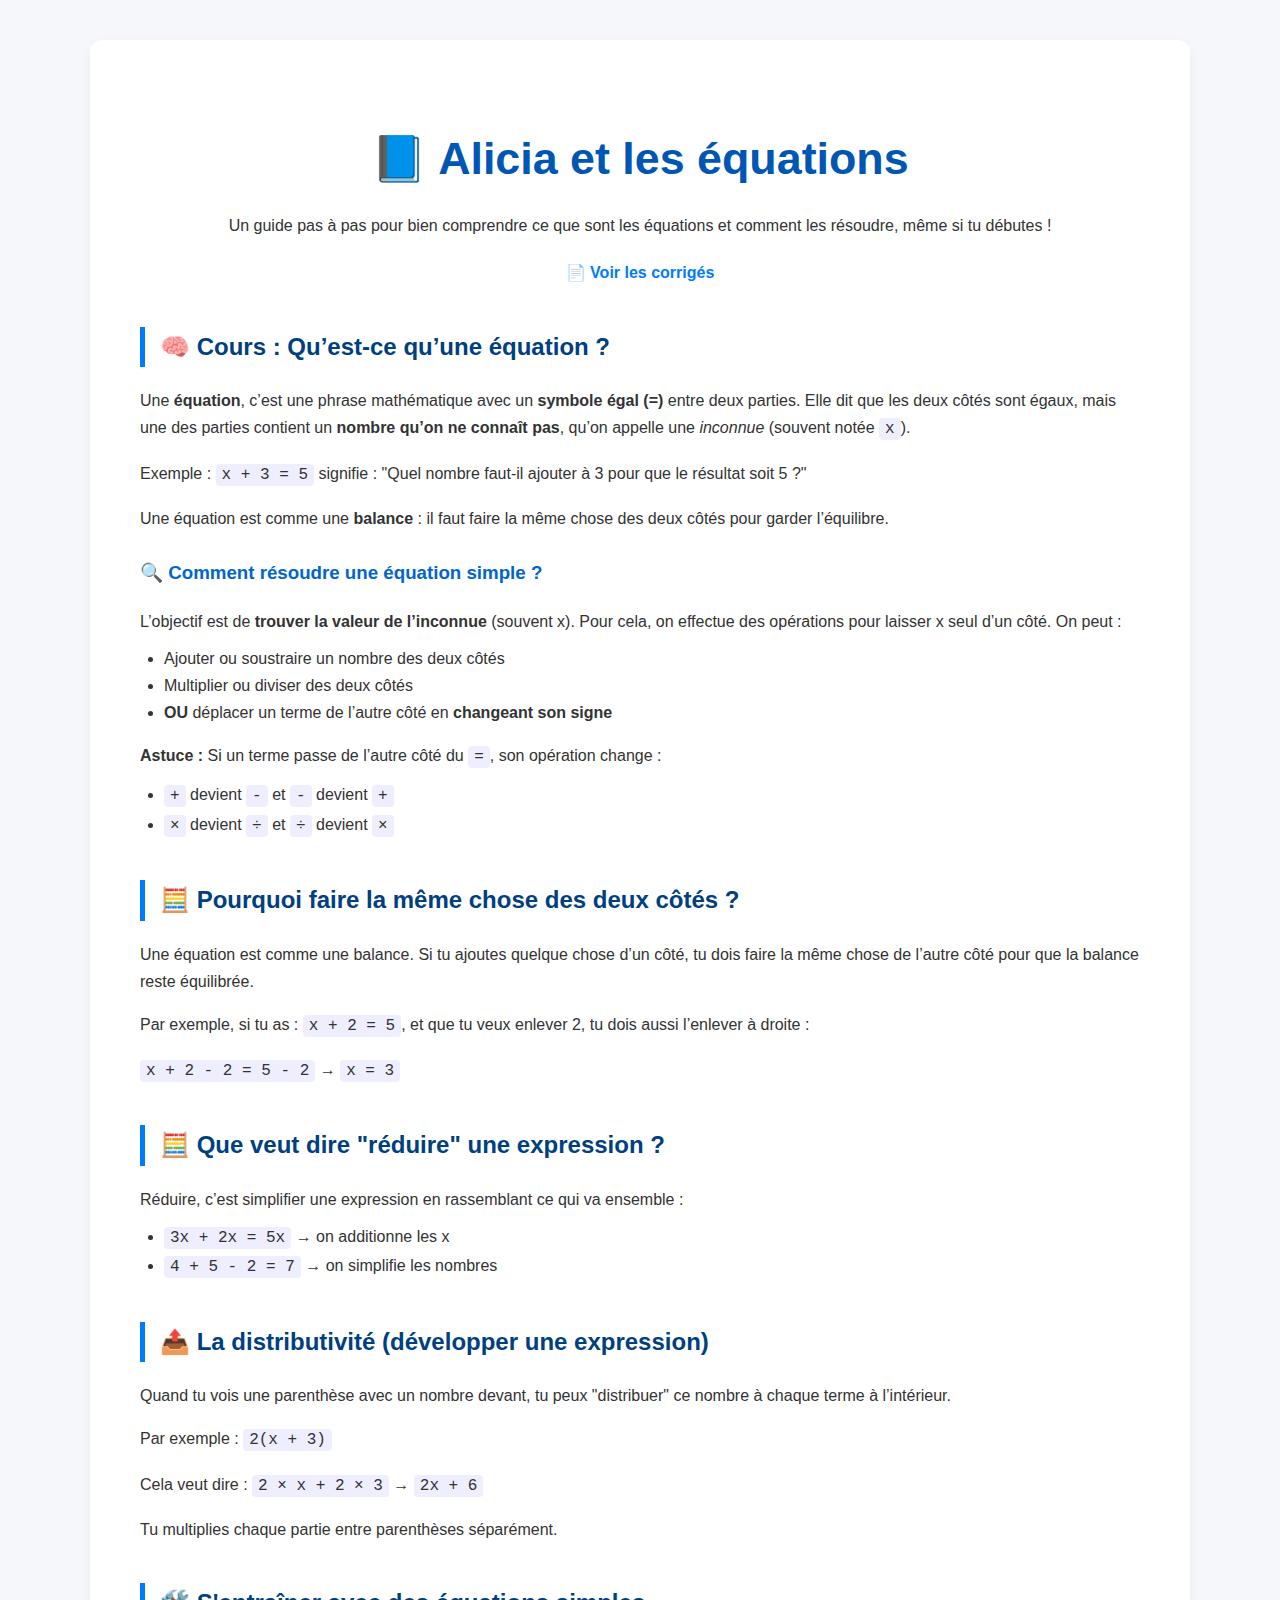
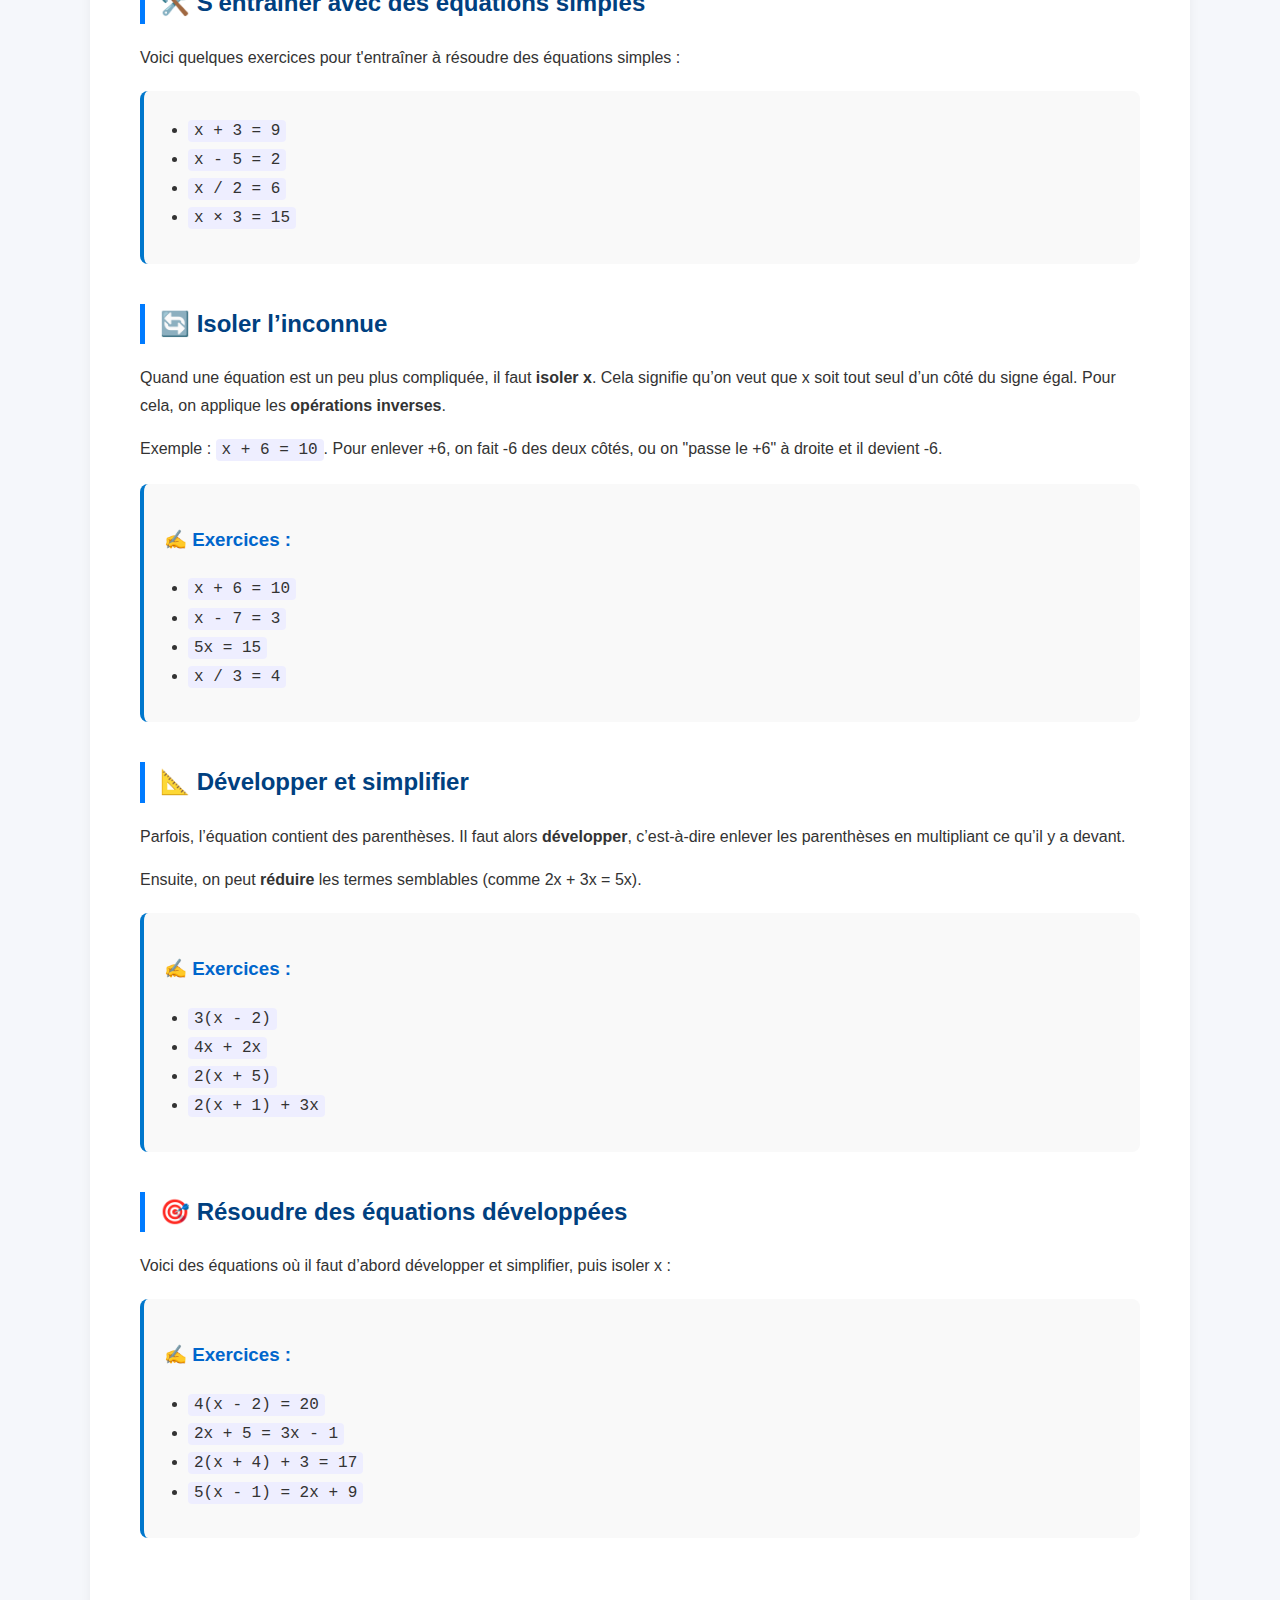
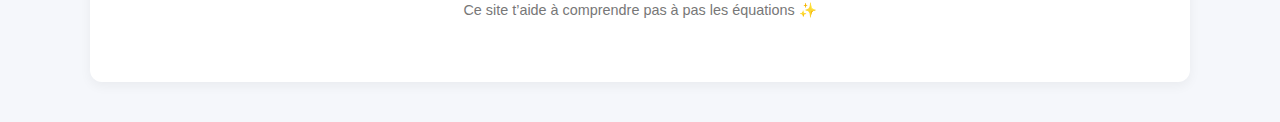
<file: index.html>
<!DOCTYPE html>
<html lang="fr">
  <head>
    <meta charset="UTF-8" />
    <title>Alicia et les équations</title>
    <link rel="stylesheet" href="styles.css" />
  </head>
  <body>
    <div class="container">
      <header>
        <h1>📘 Alicia et les équations</h1>
        <p>
          Un guide pas à pas pour bien comprendre ce que sont les équations et
          comment les résoudre, même si tu débutes !
        </p>
        <nav><a href="corriges.html">📄 Voir les corrigés</a></nav>
      </header>

      <section>
        <h2>🧠 Cours : Qu’est-ce qu’une équation ?</h2>
        <p>
          Une <strong>équation</strong>, c’est une phrase mathématique avec un
          <strong>symbole égal (=)</strong> entre deux parties. Elle dit que les
          deux côtés sont égaux, mais une des parties contient un
          <strong>nombre qu’on ne connaît pas</strong>, qu’on appelle une
          <em>inconnue</em> (souvent notée <code>x</code>).
        </p>
        <p>
          Exemple : <code>x + 3 = 5</code> signifie : "Quel nombre faut-il
          ajouter à 3 pour que le résultat soit 5 ?"
        </p>
        <p>
          Une équation est comme une <strong>balance</strong> : il faut faire la
          même chose des deux côtés pour garder l’équilibre.
        </p>

        <h3>🔍 Comment résoudre une équation simple ?</h3>
        <p>
          L’objectif est de
          <strong>trouver la valeur de l’inconnue</strong> (souvent x). Pour
          cela, on effectue des opérations pour laisser x seul d’un côté. On
          peut :
        </p>
        <ul>
          <li>Ajouter ou soustraire un nombre des deux côtés</li>
          <li>Multiplier ou diviser des deux côtés</li>
          <li>
            <strong>OU</strong> déplacer un terme de l’autre côté en
            <strong>changeant son signe</strong>
          </li>
        </ul>
        <div class="highlight">
          <strong>Astuce :</strong> Si un terme passe de l’autre côté du
          <code>=</code>, son opération change :
          <ul>
            <li>
              <code>+</code> devient <code>-</code> et <code>-</code> devient
              <code>+</code>
            </li>
            <li>
              <code>×</code> devient <code>÷</code> et <code>÷</code> devient
              <code>×</code>
            </li>
          </ul>
        </div>

        <section>
          <h2>🧮 Pourquoi faire la même chose des deux côtés ?</h2>
          <p>
            Une équation est comme une balance. Si tu ajoutes quelque chose d’un
            côté, tu dois faire la même chose de l’autre côté pour que la
            balance reste équilibrée.
          </p>
          <p>
            Par exemple, si tu as : <code>x + 2 = 5</code>, et que tu veux
            enlever 2, tu dois aussi l’enlever à droite :
          </p>
          <p><code>x + 2 - 2 = 5 - 2</code> → <code>x = 3</code></p>
        </section>

        <section>
          <h2>🧮 Que veut dire "réduire" une expression ?</h2>
          <p>
            Réduire, c’est simplifier une expression en rassemblant ce qui va
            ensemble :
          </p>
          <ul>
            <li><code>3x + 2x = 5x</code> → on additionne les x</li>
            <li><code>4 + 5 - 2 = 7</code> → on simplifie les nombres</li>
          </ul>
        </section>

        <section>
          <h2>📤 La distributivité (développer une expression)</h2>
          <p>
            Quand tu vois une parenthèse avec un nombre devant, tu peux
            "distribuer" ce nombre à chaque terme à l’intérieur.
          </p>
          <p>Par exemple : <code>2(x + 3)</code></p>
          <p>
            Cela veut dire : <code>2 × x + 2 × 3</code> → <code>2x + 6</code>
          </p>
          <p>Tu multiplies chaque partie entre parenthèses séparément.</p>
        </section>
      </section>

      <section>
        <h2>🛠️ S'entraîner avec des équations simples</h2>
        <p>
          Voici quelques exercices pour t'entraîner à résoudre des équations
          simples :
        </p>
        <div class="examples">
          <ul>
            <li><code>x + 3 = 9</code></li>
            <li><code>x - 5 = 2</code></li>
            <li><code>x / 2 = 6</code></li>
            <li><code>x × 3 = 15</code></li>
          </ul>
        </div>
      </section>

      <section>
        <h2>🔄 Isoler l’inconnue</h2>
        <p>
          Quand une équation est un peu plus compliquée, il faut
          <strong>isoler x</strong>. Cela signifie qu’on veut que x soit tout
          seul d’un côté du signe égal. Pour cela, on applique les
          <strong>opérations inverses</strong>.
        </p>

        <p>
          Exemple : <code>x + 6 = 10</code>. Pour enlever +6, on fait -6 des
          deux côtés, ou on "passe le +6" à droite et il devient -6.
        </p>

        <div class="examples">
          <h3>✍️ Exercices :</h3>
          <ul>
            <li><code>x + 6 = 10</code></li>
            <li><code>x - 7 = 3</code></li>
            <li><code>5x = 15</code></li>
            <li><code>x / 3 = 4</code></li>
          </ul>
        </div>
      </section>

      <section>
        <h2>📐 Développer et simplifier</h2>
        <p>
          Parfois, l’équation contient des parenthèses. Il faut alors
          <strong>développer</strong>, c’est-à-dire enlever les parenthèses en
          multipliant ce qu’il y a devant.
        </p>
        <p>
          Ensuite, on peut <strong>réduire</strong> les termes semblables (comme
          2x + 3x = 5x).
        </p>

        <div class="examples">
          <h3>✍️ Exercices :</h3>
          <ul>
            <li><code>3(x - 2)</code></li>
            <li><code>4x + 2x</code></li>
            <li><code>2(x + 5)</code></li>
            <li><code>2(x + 1) + 3x</code></li>
          </ul>
        </div>
      </section>

      <section>
        <h2>🎯 Résoudre des équations développées</h2>
        <p>
          Voici des équations où il faut d’abord développer et simplifier, puis
          isoler x :
        </p>
        <div class="examples">
          <h3>✍️ Exercices :</h3>
          <ul>
            <li><code>4(x - 2) = 20</code></li>
            <li><code>2x + 5 = 3x - 1</code></li>
            <li><code>2(x + 4) + 3 = 17</code></li>
            <li><code>5(x - 1) = 2x + 9</code></li>
          </ul>
        </div>
      </section>

      <footer>
        <p>Ce site t’aide à comprendre pas à pas les équations ✨</p>
      </footer>
    </div>
  </body>
</html>
</file>
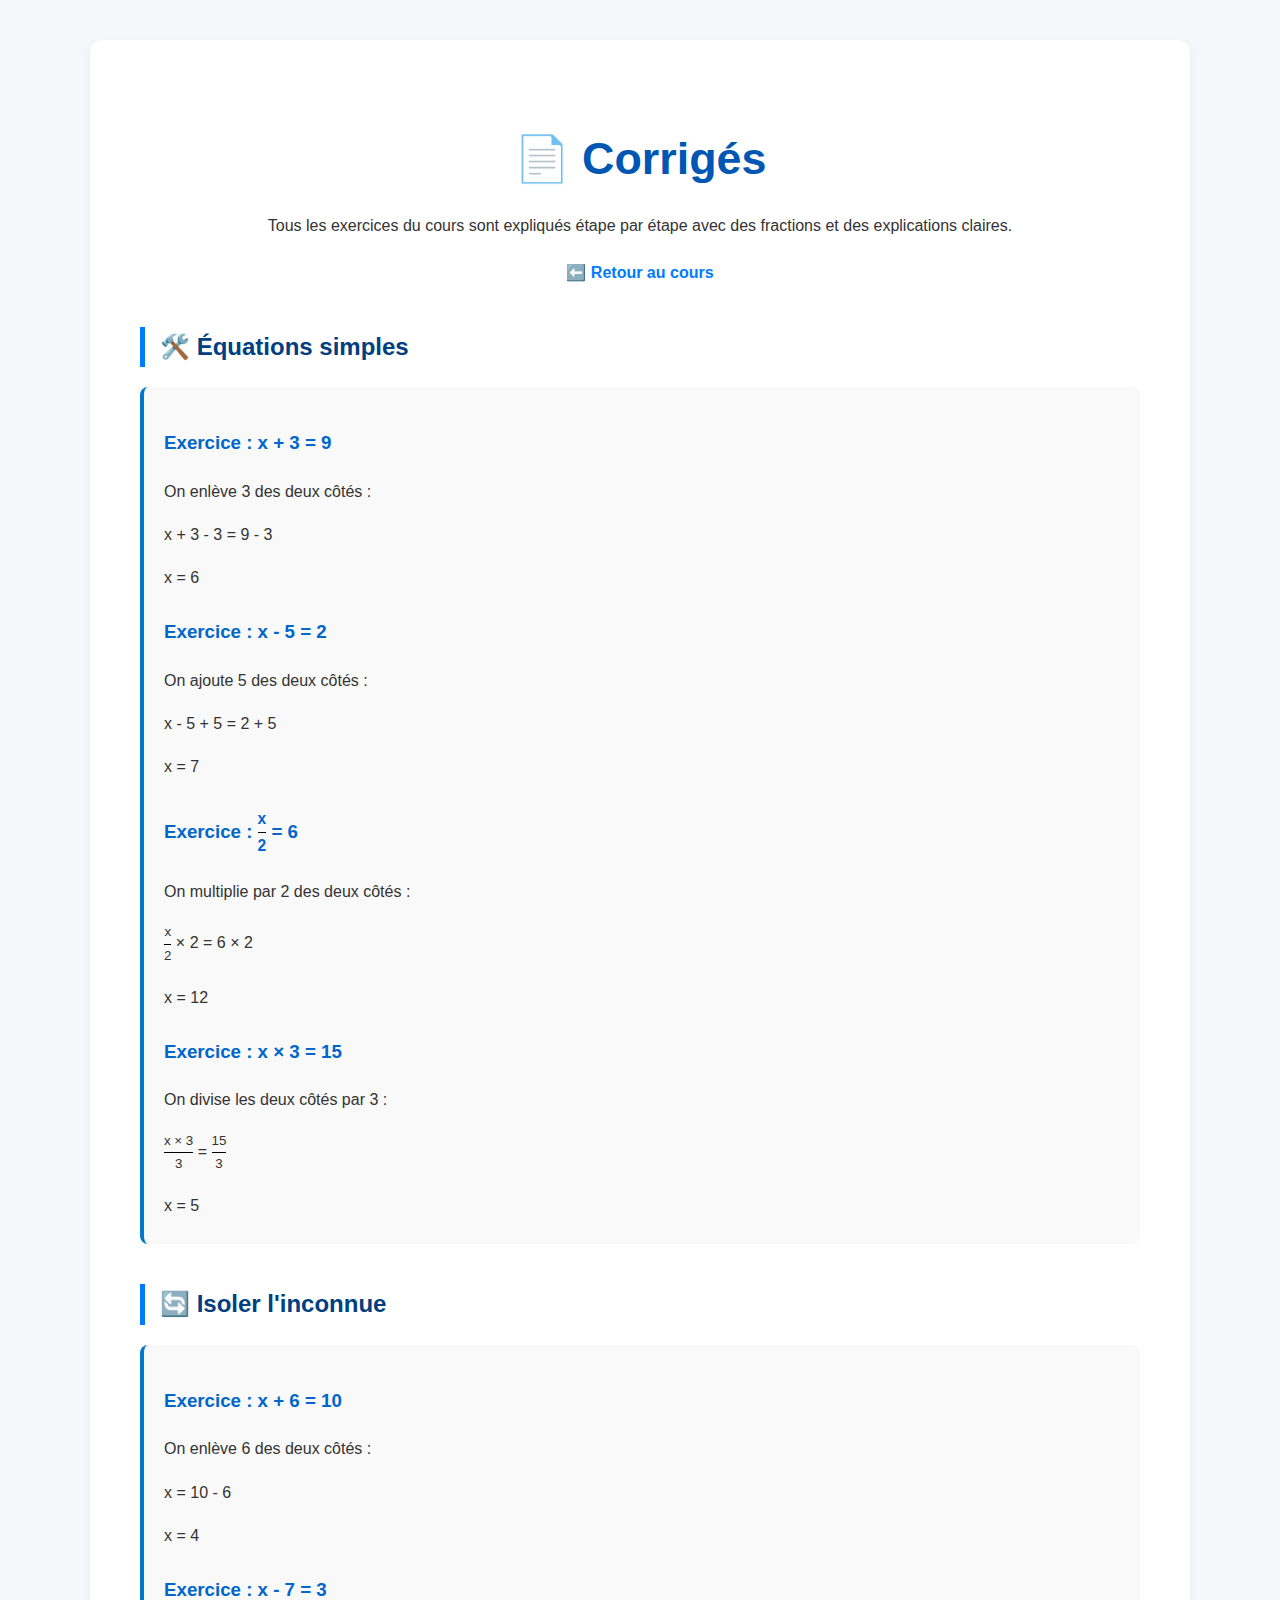
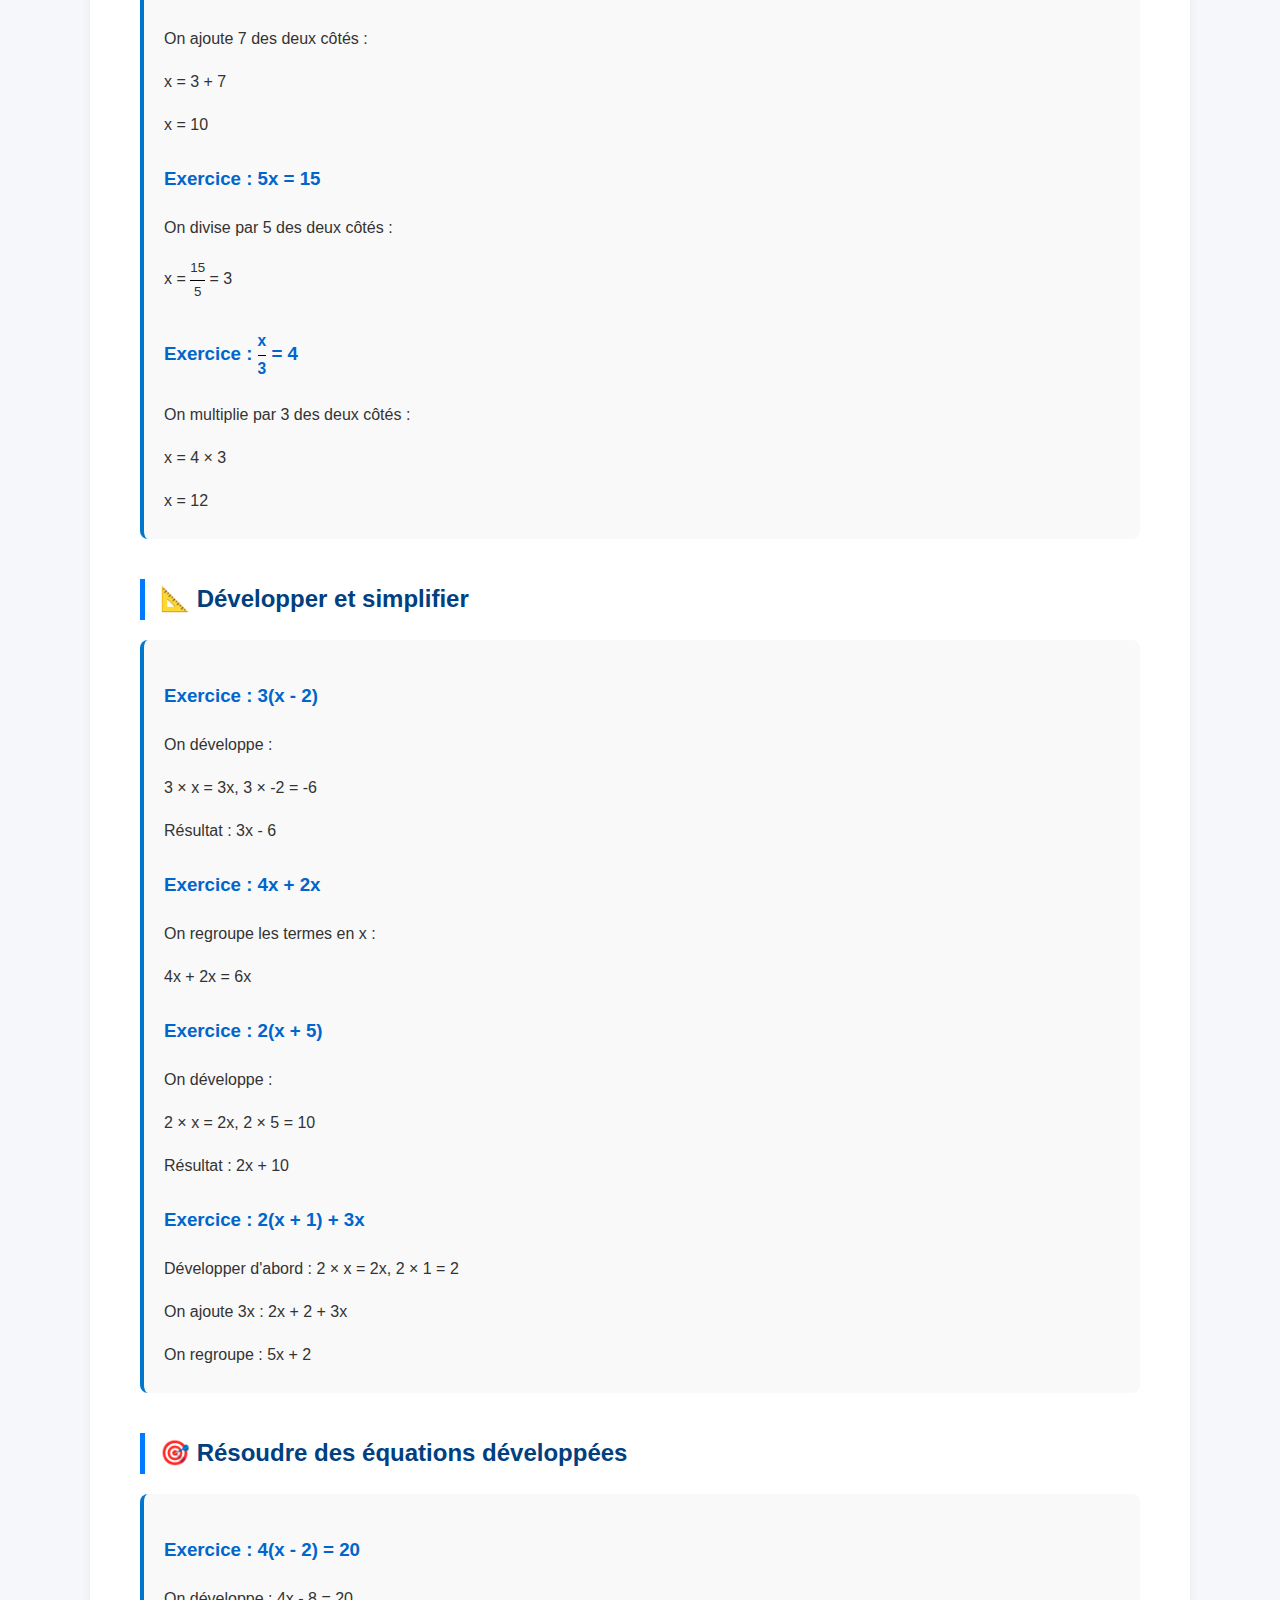
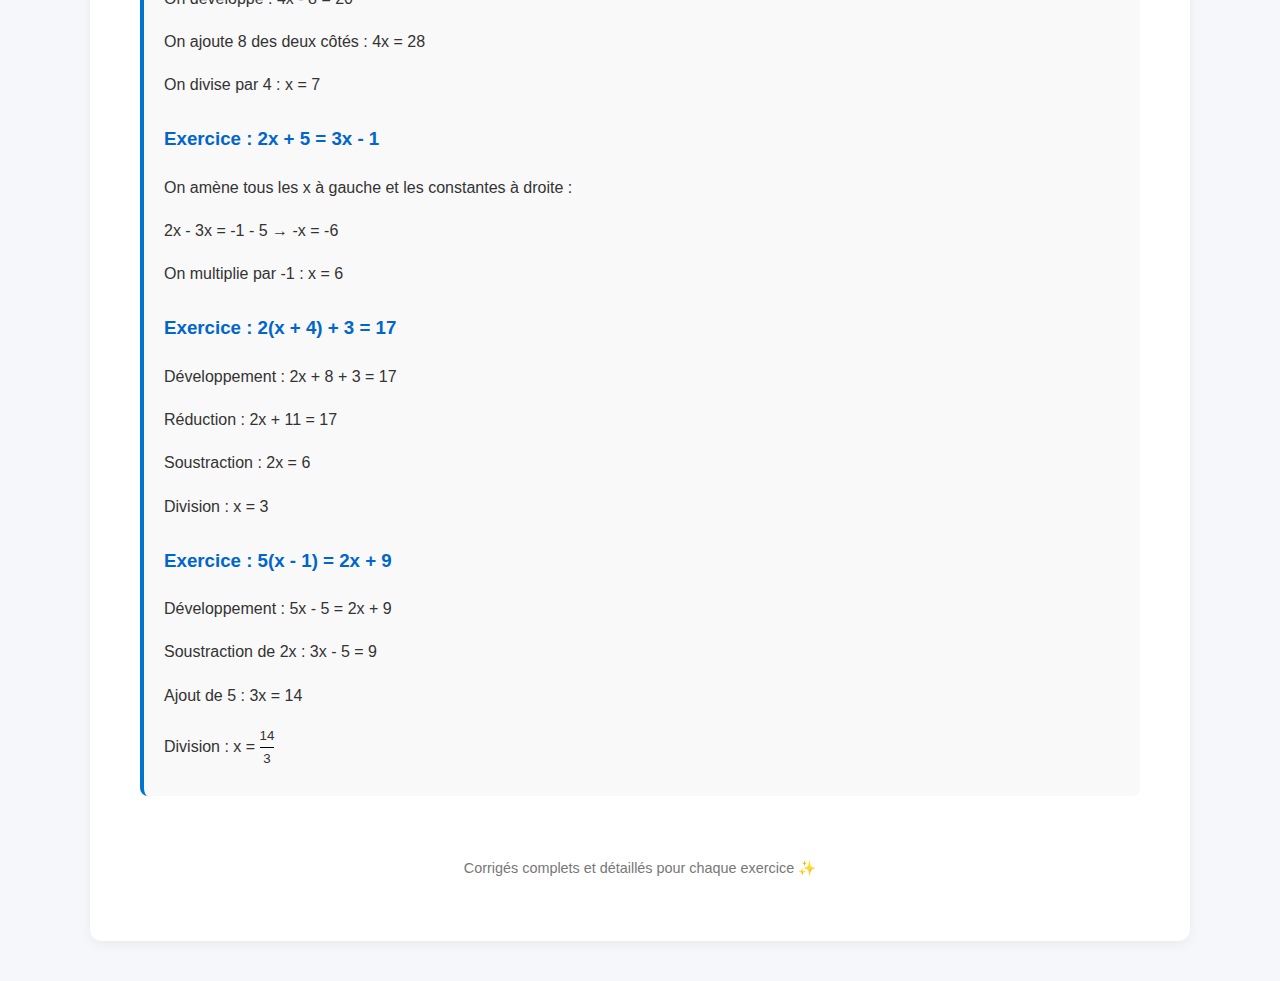
<file: corriges.html>
<!DOCTYPE html>
<html lang="fr">
  <head>
    <meta charset="UTF-8" />
    <title>Corrigés</title>
    <link rel="stylesheet" href="styles.css" />
    <style>
      .fraction {
        display: inline-block;
        vertical-align: middle;
        text-align: center;
      }
      .fraction sup {
        display: block;
      }
      .fraction sub {
        display: block;
        border-top: 1px solid #000;
      }
    </style>
  </head>
  <body>
    <div class="container">
      <header>
        <h1>📄 Corrigés</h1>
        <p>
          Tous les exercices du cours sont expliqués étape par étape avec des
          fractions et des explications claires.
        </p>
        <nav><a href="index.html">⬅️ Retour au cours</a></nav>
      </header>

      <section>
        <h2>🛠️ Équations simples</h2>
        <div class="solution">
          <h3>Exercice : x + 3 = 9</h3>
          <p>On enlève 3 des deux côtés :</p>
          <p>x + 3 - 3 = 9 - 3</p>
          <p>x = 6</p>

          <h3>Exercice : x - 5 = 2</h3>
          <p>On ajoute 5 des deux côtés :</p>
          <p>x - 5 + 5 = 2 + 5</p>
          <p>x = 7</p>

          <h3>
            Exercice : <span class="fraction"><sup>x</sup><sub>2</sub></span> =
            6
          </h3>
          <p>On multiplie par 2 des deux côtés :</p>
          <p>
            <span class="fraction"><sup>x</sup><sub>2</sub></span> × 2 = 6 × 2
          </p>
          <p>x = 12</p>

          <h3>Exercice : x × 3 = 15</h3>
          <p>On divise les deux côtés par 3 :</p>
          <p>
            <span class="fraction"><sup>x × 3</sup><sub>3</sub></span> =
            <span class="fraction"><sup>15</sup><sub>3</sub></span>
          </p>
          <p>x = 5</p>
        </div>
      </section>

      <section>
        <h2>🔄 Isoler l'inconnue</h2>
        <div class="solution">
          <h3>Exercice : x + 6 = 10</h3>
          <p>On enlève 6 des deux côtés :</p>
          <p>x = 10 - 6</p>
          <p>x = 4</p>

          <h3>Exercice : x - 7 = 3</h3>
          <p>On ajoute 7 des deux côtés :</p>
          <p>x = 3 + 7</p>
          <p>x = 10</p>

          <h3>Exercice : 5x = 15</h3>
          <p>On divise par 5 des deux côtés :</p>
          <p>
            x = <span class="fraction"><sup>15</sup><sub>5</sub></span> = 3
          </p>

          <h3>
            Exercice : <span class="fraction"><sup>x</sup><sub>3</sub></span> =
            4
          </h3>
          <p>On multiplie par 3 des deux côtés :</p>
          <p>x = 4 × 3</p>
          <p>x = 12</p>
        </div>
      </section>

      <section>
        <h2>📐 Développer et simplifier</h2>
        <div class="solution">
          <h3>Exercice : 3(x - 2)</h3>
          <p>On développe :</p>
          <p>3 × x = 3x, 3 × -2 = -6</p>
          <p>Résultat : 3x - 6</p>

          <h3>Exercice : 4x + 2x</h3>
          <p>On regroupe les termes en x :</p>
          <p>4x + 2x = 6x</p>

          <h3>Exercice : 2(x + 5)</h3>
          <p>On développe :</p>
          <p>2 × x = 2x, 2 × 5 = 10</p>
          <p>Résultat : 2x + 10</p>

          <h3>Exercice : 2(x + 1) + 3x</h3>
          <p>Développer d'abord : 2 × x = 2x, 2 × 1 = 2</p>
          <p>On ajoute 3x : 2x + 2 + 3x</p>
          <p>On regroupe : 5x + 2</p>
        </div>
      </section>

      <section>
        <h2>🎯 Résoudre des équations développées</h2>
        <div class="solution">
          <h3>Exercice : 4(x - 2) = 20</h3>
          <p>On développe : 4x - 8 = 20</p>
          <p>On ajoute 8 des deux côtés : 4x = 28</p>
          <p>On divise par 4 : x = 7</p>

          <h3>Exercice : 2x + 5 = 3x - 1</h3>
          <p>On amène tous les x à gauche et les constantes à droite :</p>
          <p>2x - 3x = -1 - 5 → -x = -6</p>
          <p>On multiplie par -1 : x = 6</p>

          <h3>Exercice : 2(x + 4) + 3 = 17</h3>
          <p>Développement : 2x + 8 + 3 = 17</p>
          <p>Réduction : 2x + 11 = 17</p>
          <p>Soustraction : 2x = 6</p>
          <p>Division : x = 3</p>

          <h3>Exercice : 5(x - 1) = 2x + 9</h3>
          <p>Développement : 5x - 5 = 2x + 9</p>
          <p>Soustraction de 2x : 3x - 5 = 9</p>
          <p>Ajout de 5 : 3x = 14</p>
          <p>
            Division : x =
            <span class="fraction"><sup>14</sup><sub>3</sub></span>
          </p>
        </div>
      </section>

      <footer>
        <p>Corrigés complets et détaillés pour chaque exercice ✨</p>
      </footer>
    </div>
  </body>
</html>
</file>
<file: styles.css>
body {
  font-family: 'Segoe UI', sans-serif;
  background-color: #f5f7fb;
  margin: 0;
  padding: 0;
  color: #333;
  line-height: 1.7;
}
.container {
  max-width: 1000px;
  margin: 40px auto;
  background: white;
  padding: 50px;
  border-radius: 12px;
  box-shadow: 0 4px 12px rgba(0,0,0,0.05);
}
header {
  text-align: center;
  margin-bottom: 40px;
}
h1 {
  font-size: 2.8em;
  margin-bottom: 10px;
  color: #0056b3;
}
nav a {
  display: inline-block;
  margin-top: 10px;
  color: #007bff;
  text-decoration: none;
  font-weight: bold;
}
nav a:hover {
  text-decoration: underline;
}
h2 {
  color: #004080;
  border-left: 5px solid #007bff;
  padding-left: 15px;
  margin-top: 40px;
}
h3 {
  color: #0066cc;
  margin-top: 25px;
}
code {
  background: #eef;
  padding: 2px 6px;
  border-radius: 4px;
  font-family: 'Courier New', monospace;
  font-size: 1em;
}
ul {
  padding-left: 1.5em;
  margin-top: 10px;
}
p {
  margin-bottom: 10px;
}
.examples, .solution {
  background-color: #f9f9f9;
  border-left: 4px solid #0077cc;
  padding: 15px 20px;
  border-radius: 8px;
  margin-top: 20px;
}
footer {
  margin-top: 60px;
  text-align: center;
  font-size: 0.9em;
  color: #777;
}
</file>
